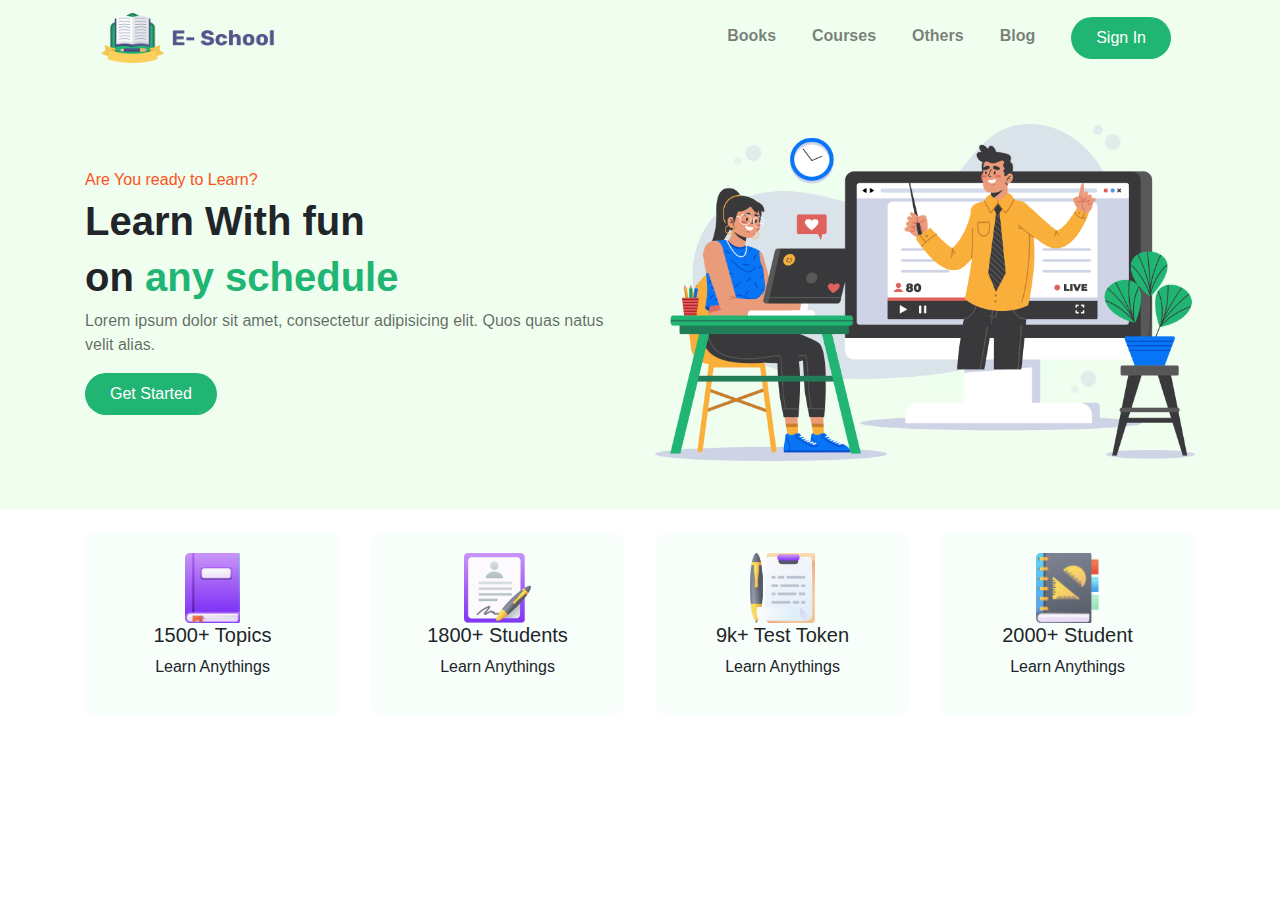
<file: index.html>
<!DOCTYPE html>
<html lang="en">
	<head>
		<meta charset="UTF-8" />
		<meta name="viewport" content="width=device-width, initial-scale=1.0" />
		<link rel="stylesheet" href="css/bootstrapcss/bootstrap.min.css" />
		<link rel="stylesheet" href="css/custom/style.css" />
		<title>E-SCHOOL</title>
	</head>

	<body>
		<header class="heading-color mb-4">
			<!-- navbar -->
			<div class="container">
				<nav class="navbar navbar-expand-lg navbar-light">
					<!-- Logo Here -->
					<a class="navbar-brand" href="/"><img class="logo-resize" src="icon/Logo.png" alt="" /></a>
					<button class="navbar-toggler" type="button" data-toggle="collapse" data-target="#navbarNav" aria-controls="navbarNav" aria-expanded="false" aria-label="Toggle navigation">
						<span class="navbar-toggler-icon"></span>
					</button>
					<!-- Navlinks Here -->
					<div class="collapse navbar-collapse" id="navbarNav">
						<ul class="navbar-nav ml-auto">
							<li class="nav-item">
								<a class="nav-link nav-top" href="#">Books <span class="sr-only">(current)</span></a>
							</li>
							<li class="nav-item">
								<a class="nav-link nav-top" href="#courses">Courses</a>
							</li>
							<li class="nav-item">
								<a class="nav-link nav-top" href="#">Others</a>
							</li>
							<li class="nav-item">
								<a class="nav-link nav-top" href="#">Blog</a>
							</li>
							<li class="nav-item">
								<a class="nav-link" href="#"><button class="btn-forall">Sign In</button></a>
							</li>
						</ul>
					</div>
				</nav>
			</div>
			<div class="container py-5">
				<div class="row align-items-center">
					<div class="col-md-6">
						<h6 class="text-red-info">Are You ready to Learn?</h6>
						<h1 class="heading-font-style">Learn With fun</h1>
						<h1 class="heading-font-style">on <span class="heading-info-style">any schedule</span></h1>
						<p class="paragraph-opacity">Lorem ipsum dolor sit amet, consectetur adipisicing elit. Quos quas natus velit alias.</p>
						<button class="btn-forall" onclick="location.href='./page2.html'">Get Started</button>
					</div>
					<div class="col-md-6">
						<img src="images/Illustration.png" class="d-block w-100" alt="..." />
					</div>
				</div>
			</div>
		</header>
		<!-- shownig category information -->
		<section>
			<div class="container container-btm">
				<div class="row align-items-center">
					<div class="col-md-3">
						<div class="cate-info">
							<img class="cate-logo-resize paddinf-btm" src="icon/book.png" alt="" />
							<h5>1500+ Topics</h5>
							<p>Learn Anythings</p>
						</div>
						<br />
					</div>
					<div class="col-md-3">
						<div class="cate-info">
							<img class="cate-logo-resize paddinf-btm" src="icon/Student.png" alt="" />
							<h5>1800+ Students</h5>
							<p>Learn Anythings</p>
						</div>
						<br />
					</div>

					<div class="col-md-3">
						<div class="cate-info">
							<img class="cate-logo-resize paddinf-btm" src="icon/Test.png" alt="" />
							<h5>9k+ Test Token</h5>
							<p>Learn Anythings</p>
						</div>
						<br />
					</div>
					<div class="col-md-3">
						<div class="cate-info">
							<img class="cate-logo-resize paddinf-btm" src="icon/Students.png" alt="" />
							<h5>2000+ Student</h5>
							<p>Learn Anythings</p>
						</div>
						<br />
					</div>
					<br />
				</div>
			</div>
		</section>

		<!-- javascript resources -->
		<script src="https://code.jquery.com/jquery-3.5.1.slim.min.js" integrity="sha384-DfXdz2htPH0lsSSs5nCTpuj/zy4C+OGpamoFVy38MVBnE+IbbVYUew+OrCXaRkfj" crossorigin="anonymous"></script>
		<script src="https://cdn.jsdelivr.net/npm/popper.js@1.16.0/dist/umd/popper.min.js" integrity="sha384-Q6E9RHvbIyZFJoft+2mJbHaEWldlvI9IOYy5n3zV9zzTtmI3UksdQRVvoxMfooAo" crossorigin="anonymous"></script>
		<script src="https://stackpath.bootstrapcdn.com/bootstrap/4.5.0/js/bootstrap.min.js" integrity="sha384-OgVRvuATP1z7JjHLkuOU7Xw704+h835Lr+6QL9UvYjZE3Ipu6Tp75j7Bh/kR0JKI" crossorigin="anonymous"></script>
	</body>
</html>
</file>
<file: css/custom/style.css>
/* container bottomstyle */
.container-btm {
	margin-bottom: 50px;
}
/* heading section coloring */
.heading-color {
	background: #effeef;
}
/* navbar  */
/* logo-resize style */
.logo-resize {
	width: 175px;
	height: 50px;
}
/* navs style */
.nav-item a {
	color: black;
	font-weight: bold;
}
.nav-top {
	margin-top: 7px;
	margin-right: 20px;
}
.carousel-padding {
	padding: 30px;
}

/* carousel sliding image and informatio */
/* span h1 tag */
.heading-info-style {
	color: #21b573;
}
/* heading font style */
.heading-font-style {
	font-size: 40px;
	font-weight: bolder;
}
/* opacity control */
.paragraph-opacity {
	color: rgba(0, 0, 0, 0.596);
}

.text-red-info {
	color: #fd511a;
}

/* showing information section */
.cate-info {
	background: #f8fffb;
	padding: 20px;
	text-align: center;
	border-radius: 10px;
}
.cate-info:hover {
	background: white;
	border: none;
	border-radius: 10px;
	box-shadow: 10px 10px 30px lightgray;
}
.cate-logo-resize {
	height: 70px;
}
.cate-box {
	padding: 10px;
	text-align: center;
}

/* button syyle */
.btn-forall {
	background: #21b573;
	color: #fff;
	border: none;
	border-radius: 25px;
	padding: 9px 25px;
	cursor: pointer;
}

.salary-area form {
	width: 240px;
	margin: 0 auto;
	padding: 60px 0;
	padding-bottom: 10px;
}

.salary-area form input {
	display: block;
	width: 100%;
	height: 30px;
	margin-bottom: 10px;
}

.salary-area form button {
	border: none;
	border: 1px solid black;
	border-radius: 4px;
}
</file>
